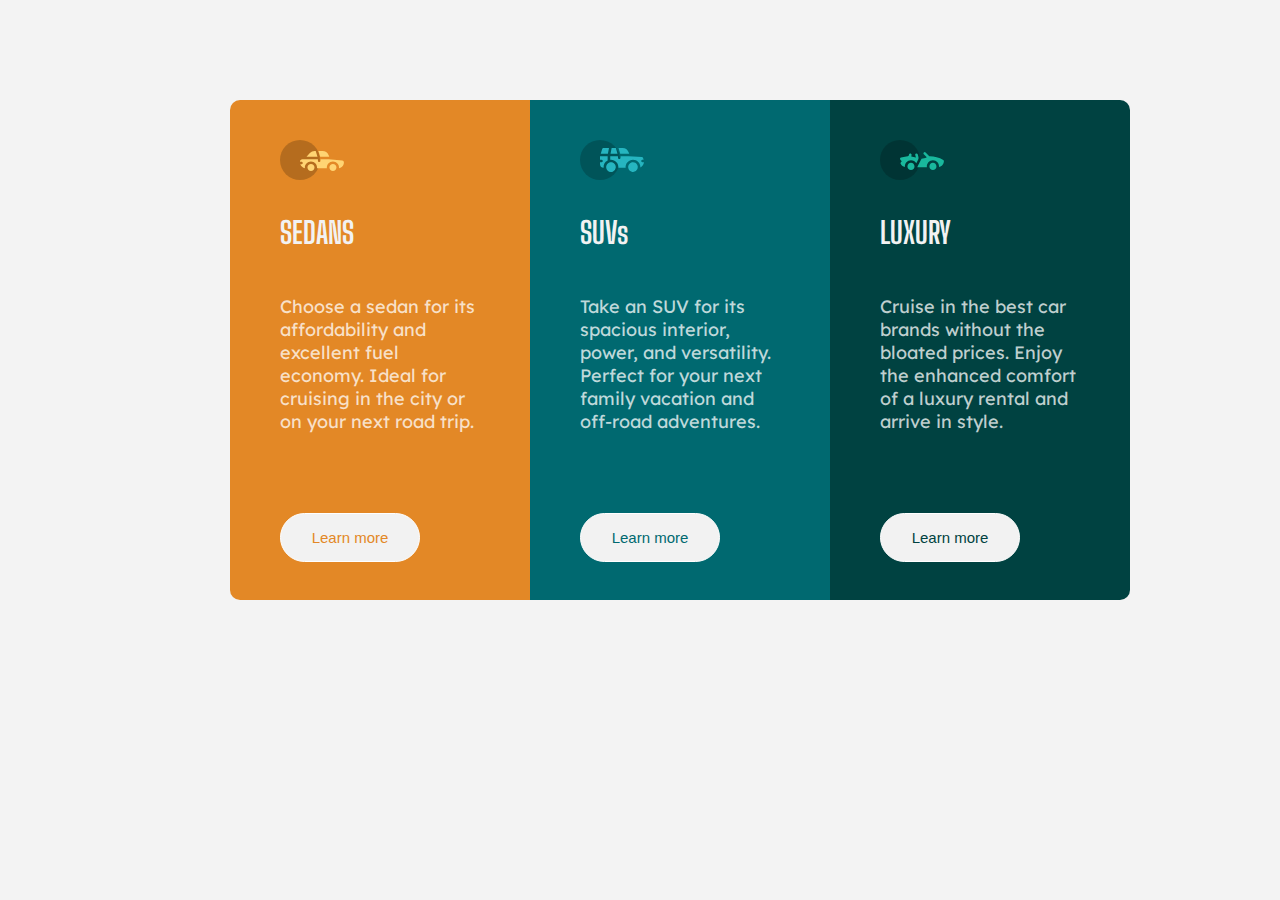
<file: index.html>
<!DOCTYPE html>
<html lang="en">
<head>
    <meta charset="UTF-8">
    <meta http-equiv="X-UA-Compatible" content="IE=edge">
    <meta name="viewport" content="width=device-width, initial-scale=1.0">
    <link rel="icon" type="image/png" sizes="32x32" href="./images/favicon-32x32.png">
    <link rel="stylesheet" href="style.css">
    <link rel="preconnect" href="https://fonts.gstatic.com">
    <link href="https://fonts.googleapis.com/css2?family=Big+Shoulders+Display:wght@100&family=Lexend+Deca&display=swap" rel="stylesheet">
    <title>3 - Column Preview card component</title>
</head>
<body>
    <main class="container"> 
    <div class="content">
        <div class="sedan">
            <img src="./images/icon-sedans.svg" alt="Sedan icon" class="icon">
            <h2>SEDANS</h2>
            <p>Choose a sedan for its affordability and excellent fuel economy. Ideal for cruising in the city 
                or on your next road trip.</p>
                <button class="btn">Learn more</button>
        </div><div class="suv">
            <img src="./images/icon-suvs.svg" alt="Suvs icon" class="icon">
            <h2>SUVs</h2>
            <p>Take an SUV for its spacious interior, power, and versatility. Perfect for your next family vacation 
                and off-road adventures.</p>
                <button class="btn1">Learn more</button>
        </div><div class="luxury">
            <img src="./images/icon-luxury.svg" alt="Luxury icon" class="icon">
            <h2>LUXURY</h2>
            <p>Cruise in the best car brands without the bloated prices. Enjoy the enhanced comfort of a luxury 
                rental and arrive in style.</p>
                <button class="btn2">Learn more</button>
        </div> 
    </div>
    </main>
</body>
</html>
</file>
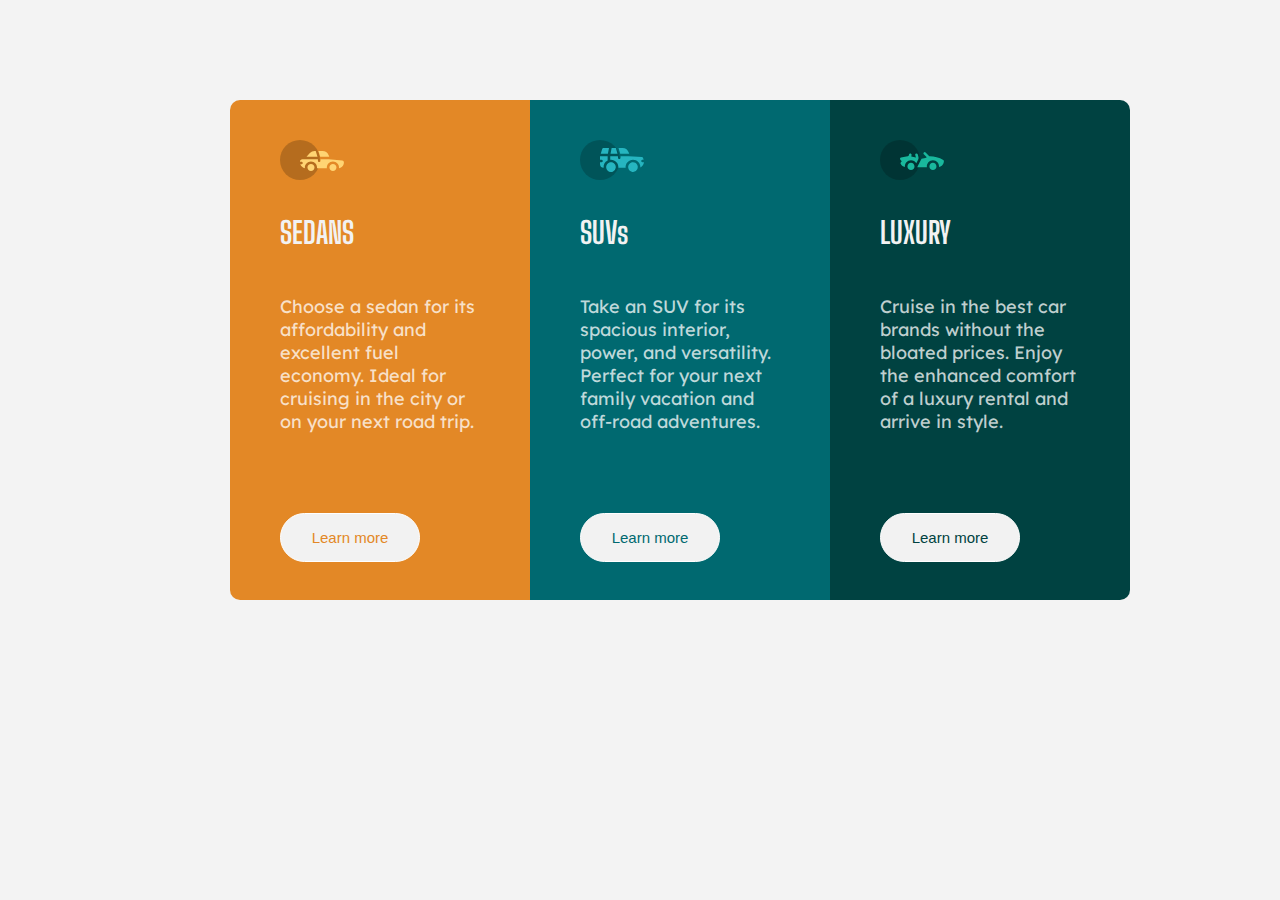
<file: card.html>
<!DOCTYPE html>
<html lang="en">
<head>
    <meta charset="UTF-8">
    <meta http-equiv="X-UA-Compatible" content="IE=edge">
    <meta name="viewport" content="width=device-width, initial-scale=1.0">
    <link rel="icon" type="image/png" sizes="32x32" href="./images/favicon-32x32.png">
    <link rel="stylesheet" href="style.css">
    <link rel="preconnect" href="https://fonts.gstatic.com">
    <link href="https://fonts.googleapis.com/css2?family=Big+Shoulders+Display:wght@100&family=Lexend+Deca&display=swap" rel="stylesheet">
    <title>3 - Column Preview card component</title>
</head>
<body>
    <main class="container"> 
    <div class="content">
        <div class="sedan">
            <img src="./images/icon-sedans.svg" alt="Sedan icon" class="icon">
            <h2>SEDANS</h2>
            <p>Choose a sedan for its affordability and excellent fuel economy. Ideal for cruising in the city 
                or on your next road trip.</p>
                <button class="btn">Learn more</button>
        </div><div class="suv">
            <img src="./images/icon-suvs.svg" alt="Suvs icon" class="icon">
            <h2>SUVs</h2>
            <p>Take an SUV for its spacious interior, power, and versatility. Perfect for your next family vacation 
                and off-road adventures.</p>
                <button class="btn1">Learn more</button>
        </div><div class="luxury">
            <img src="./images/icon-luxury.svg" alt="Luxury icon" class="icon">
            <h2>LUXURY</h2>
            <p>Cruise in the best car brands without the bloated prices. Enjoy the enhanced comfort of a luxury 
                rental and arrive in style.</p>
                <button class="btn2">Learn more</button>
        </div> 
    </div>
    </main>
</body>
</html>
</file>
<file: style.css>
*{
padding: 0;
margin: 0;
box-sizing: border-box;
}
body { 
background-color: rgb(243, 243, 243);
padding: 3px;
margin: 30px 10px; 
}
 
.sedan {
    background-color: hsl(31, 77%, 52%);
    padding: 10px;
    margin: 0 10px 0;
    height: 380px;
    border-radius: 10px 10px 0 0;
}
.suv {
    background-color: hsl(184, 100%, 22%);
    padding: 10px;
    margin: 0 10px 0;
    height: 380px;
}
.luxury{
    background-color: hsl(179, 100%, 13%);
    padding: 10px;
    margin: 0 10px 0;
    height: 380px;
    border-radius: 0 0 10px 10px;
}
h2 {
    font-family:'BIg Shoulders Display', cursive;
    font-size: 35px;
    font-weight: 700;
    color: hsl(0, 0%, 95%);
    margin: 25px 30px 10px; 
}
p {
    font-family: 'Lexend Deca', sans-serif;
    font-weight: 400;
    color: hsla(0, 0%, 100%, 0.75);
    margin: 10px 30px 10px;
}
button {
    margin: 10px 40px;
    padding: 10px;
    border-radius: 20px;
    border: 1px solid white;
    background-color: hsl(0, 0%, 95%);
    font-size: 15px;
}
button:hoover {
        background-color: transparent;
}
.btn {
    color: hsl(31, 77%, 52%); 
}
.btn1 {
    color: hsl(184, 100%, 22%); 
}
.btn2 {
    color: hsl(179, 100%, 13%); 
}
img {
    margin-bottom: 0.1rem;
    margin-top: 1.5rem;
    margin-left: 1.5rem;
}


/* Laptop View*/

@media screen and (min-width: 1024px) 
{  
    body { 
        padding: 0;
        margin: 30px 30px;
        box-sizing: unset; 
        }
    .content{
        display: grid;
        grid-template-columns: repeat(3, 1fr);
        margin: 100px 100px 100px 200px;
        max-width: 900px; 
    }
    .sedan {
        border-radius: 10px 0 0 10px;
        margin: 0;
        height: 500px;
    }
    .suv {
        margin: 0;
        height: 500px;
    }
    .luxury{
        border-radius: 0 10px 10px 0;
        margin: 0;
        height: 500px;
    }
    button {
        margin: 70px 40px 0;
        padding: 15px;
        border-radius: 40px;
        width: 50%
    }
    img{
        margin: 30px 40px 10px;
    }
    h2{
        margin: 20px 40px 10px;
        font-size: 30px;
    }
        p{
        margin: 45px 40px 10px;
        font-size: 18px;
    }
}  
@media screen and (max-width:1024px) {
    .sedan{
        height: 500px;
    }
    .suv {
        height: 500px;
    }
    .luxury {
        height: 500px;
    }
    p {
        font-size: 12px;
    }
    button{
        width: unset;
    }
}
@media screen and (max-width:320px) {
    .sedan {
        height: 380px;
    }
    .suv {
        height: 380px;
    }
    .luxury {
        height: 380px;
    }
    button{
        margin: 50px 40px 0;
    }
}
</file>
